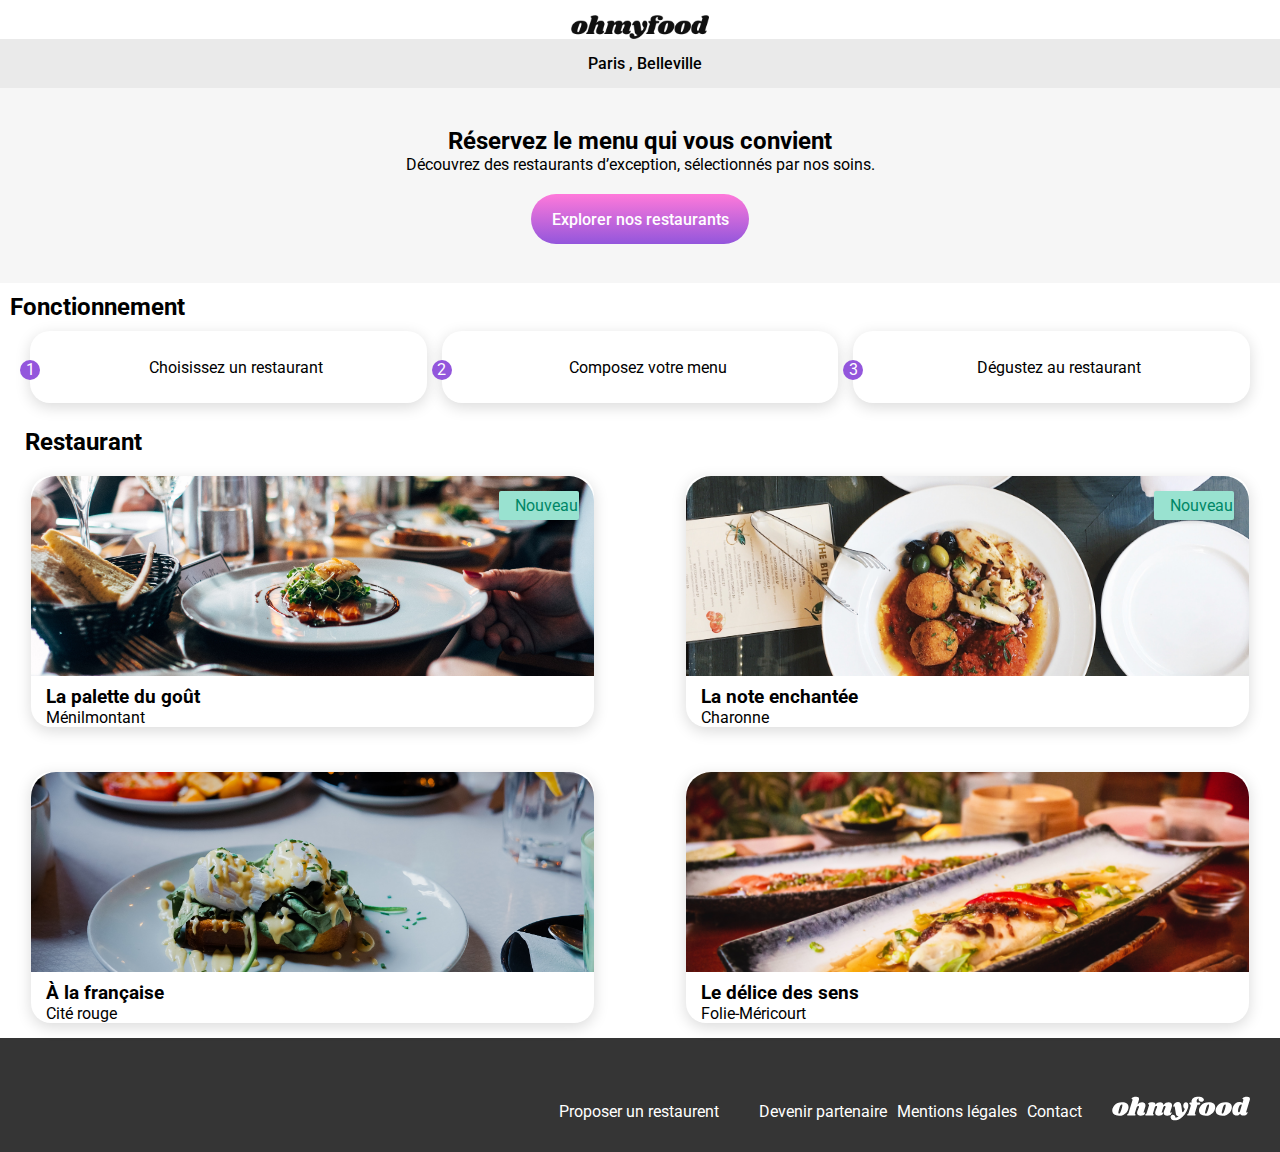
<file: Index.html>
<!DOCTYPE html>
<html lang="fr">
  <head>
    <meta charset="UTF-8" />
    <meta name="viewport" content="width=device-width, initial-scale=1.0" />
    <title>OhMyFood</title>
    <link rel="stylesheet" href="./styles/main.css" />
    <link
      rel="stylesheet"
      href="https://cdnjs.cloudflare.com/ajax/libs/font-awesome/6.2.1/css/all.min.css"
      integrity="sha512-MV7K8+y+gLIBoVD59lQIYicR65iaqukzvf/nwasF0nqhPay5w/9lJmVM2hMDcnK1OnMGCdVK+iQrJ7lzPJQd1w=="
      crossorigin="anonymous"
      referrerpolicy="no-referrer"
    />
  </head>
  <body>
    <div class="loader">
      <div class="loader-spinner"></div>
    </div>
    <header>
      <div class="title-container">
        <img
          class="logo-ohmyfood"
          src="images/logo/ohmyfood.png"
          alt="Logo OhMyFood"
        />
      </div>
      <section class="location">
        <i class="fa-solid fa-location-dot"></i>
        <p>Paris , Belleville</p>
      </section>
      <section class="discover">
        <h2>Réservez le menu qui vous convient</h2>
        <p>
          Découvrez des restaurants d’exception, sélectionnés par nos soins.
        </p>
        <button>Explorer nos restaurants</button>
      </section>
      <section class="fonctionnement">
        <h2>Fonctionnement</h2>
        <ul>
          <li>
            <span>1</span>
            <i class="fa-solid fa-mobile-screen-button"></i>
            <p>Choisissez un restaurant</p>
          </li>
          <li>
            <span>2</span>
            <i class="fa-solid fa-list"></i>
            <p>Composez votre menu</p>
          </li>
          <li>
            <span>3 </span>
            <i class="fa-solid fa-store"></i>
            <p>Dégustez au restaurant</p>
          </li>
        </ul>
      </section>
    </header>

    <main>
      <section>
        <h2 class="restaurant">Restaurant</h2>
        <div class="cards-restaurant">
          <ul class="ul-restaurant">
            <li class="liste-restaurant">
              <a href="la-palette-du-gout.html">
                <img
                  src="images/restaurants/jay-wennington-N_Y88TWmGwA-unsplash.jpg"
                  alt="La palette du gout"
                />
              </a>
              <div class="heart-container">
                <i class="fa-regular fa-heart empty-heart"></i>
                <i class="fa-solid fa-heart full-heart"></i>
              </div>
              <div>
                <h3>La palette du goût</h3>
                <p>Ménilmontant</p>
              </div>
              <div class="nouveau"><p>Nouveau</p></div>
            </li>
            <li class="liste-restaurant">
              <a href="la-note-enchentee.html">
                <img
                  src="images/restaurants/stil-u2Lp8tXIcjw-unsplash.jpg"
                  alt="La note enchantée"
                />
              </a>
              <div class="heart-container">
                <i class="fa-regular fa-heart empty-heart"></i>
                <i class="fa-solid fa-heart full-heart"></i>
              </div>
              <h3>La note enchantée</h3>
              <p>Charonne</p>
              <div class="nouveau"><p>Nouveau</p></div>
            </li>
            <li class="liste-restaurant">
              <a href="a-la-francaise.html">
                <img
                  src="images/restaurants/toa-heftiba-DQKerTsQwi0-unsplash.jpg"
                  alt="A la française"
                />
              </a>
              <div class="heart-container">
                <i class="fa-regular fa-heart empty-heart"></i>
                <i class="fa-solid fa-heart full-heart"></i>
              </div>
              <h3>À la française</h3>
              <p>Cité rouge</p>
            </li>
            <li class="liste-restaurant">
              <a href="le-delice-des-sens.html">
                <img
                  src="images/restaurants/louis-hansel-shotsoflouis-qNBGVyOCY8Q-unsplash.jpg"
                  alt="Le délice des sens"
                />
              </a>
              <div class="heart-container">
                <i class="fa-regular fa-heart empty-heart"></i>
                <i class="fa-solid fa-heart full-heart"></i>
              </div>
              <h3>Le délice des sens</h3>
              <p>Folie-Méricourt</p>
            </li>
          </ul>
        </div>
      </section>
      <footer>
        <img src="./images/logo/ohmyfood@2x.svg" alt="Logo Ohmyfood" />
        <ul class="footer">
          <li class="text-footer">
            <i class="fa-solid fa-utensils"></i>
            <p>Proposer un restaurent</p>
          </li>
          <li class="text-footer">
            <i class="fa-solid fa-handshake-angle"></i>
            <p>Devenir partenaire</p>
          </li>
          <li><p>Mentions légales</p></li>
          <li><a href="mailto:mail@gmail.com">Contact</a></li>
        </ul>
      </footer>
    </main>
  </body>
</html>
</file>
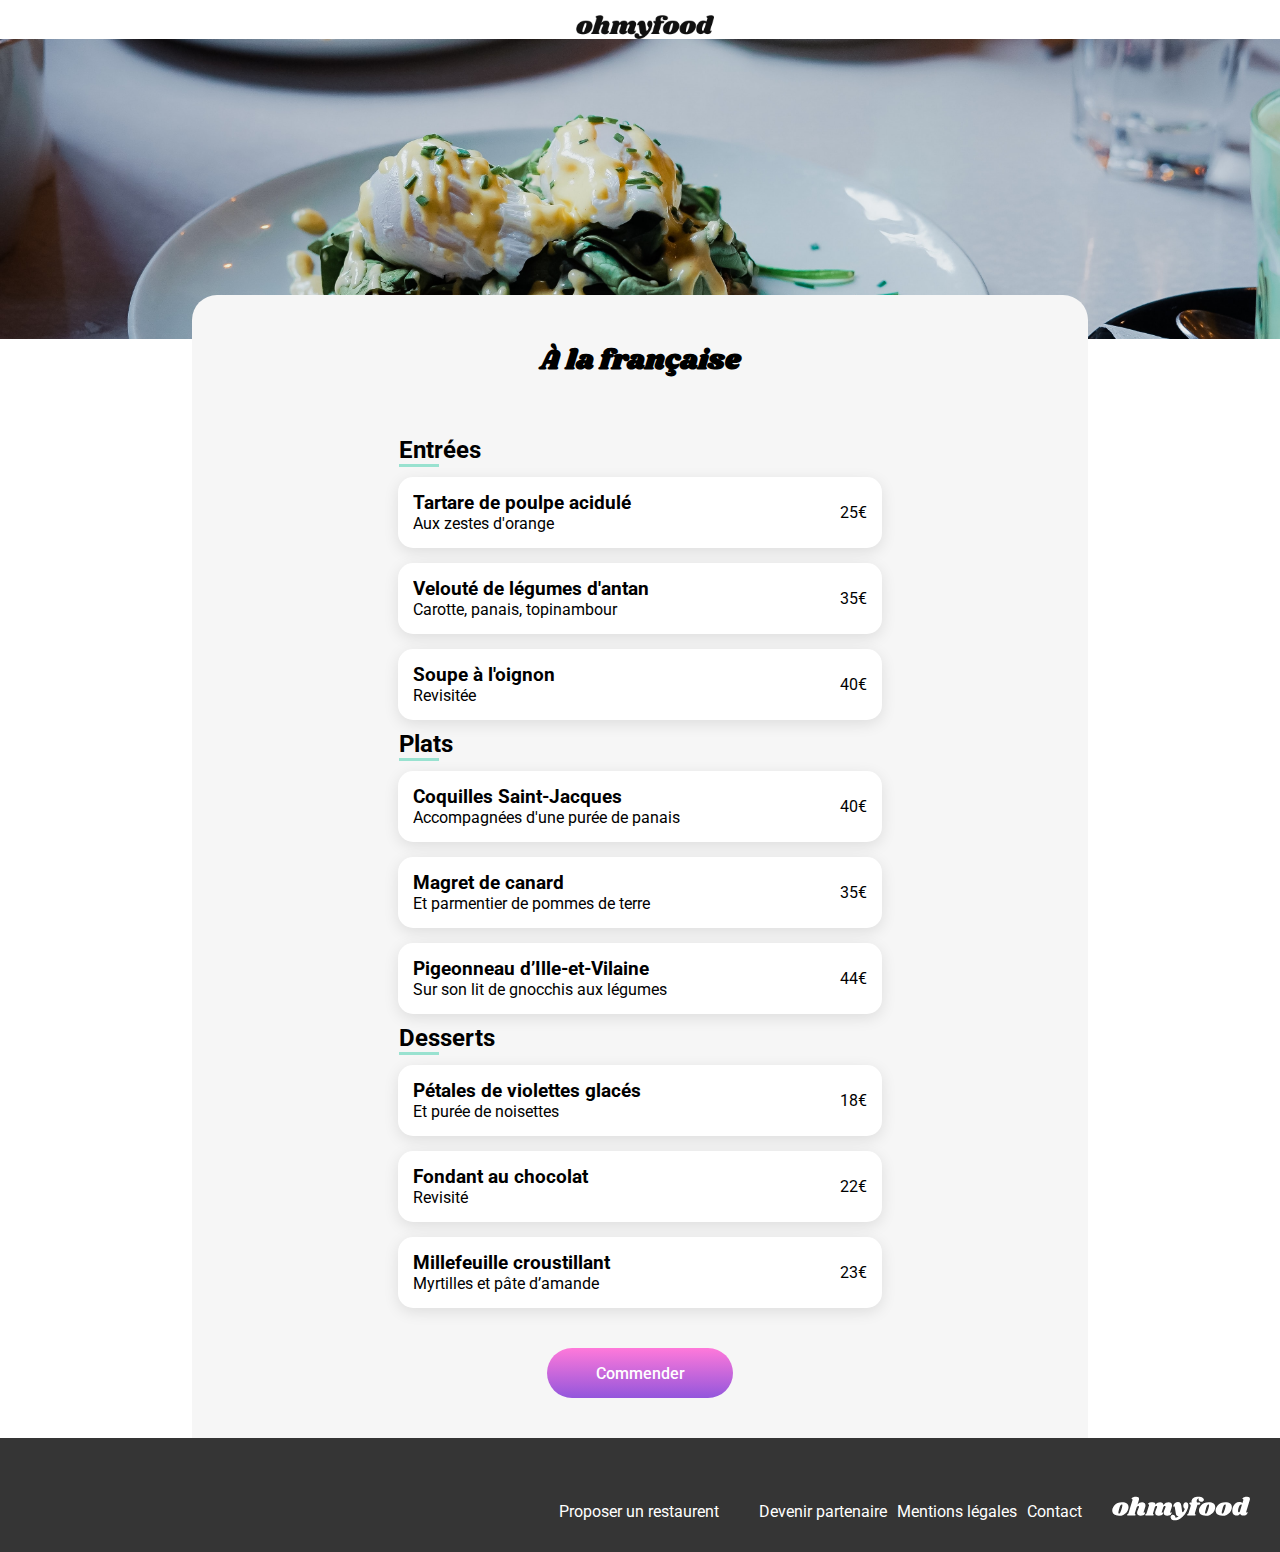
<file: a-la-francaise.html>
<!DOCTYPE html>
<html lang="fr">
  <head>
    <meta charset="UTF-8" />
    <meta name="viewport" content="width=device-width, initial-scale=1.0" />
    <title>OhMyFood</title>
    <link rel="stylesheet" href="./styles/main.css" />
    <link
      rel="stylesheet"
      href="https://cdnjs.cloudflare.com/ajax/libs/font-awesome/6.2.1/css/all.min.css"
      integrity="sha512-MV7K8+y+gLIBoVD59lQIYicR65iaqukzvf/nwasF0nqhPay5w/9lJmVM2hMDcnK1OnMGCdVK+iQrJ7lzPJQd1w=="
      crossorigin="anonymous"
      referrerpolicy="no-referrer"
    />
  </head>
  <body>
    <header>
      <div class="title-container">
        <a href="Index.html"><i class="fa-solid fa-arrow-left"></i></a>
        <img
          class="logo-ohmyfood"
          src="images/logo/ohmyfood.png"
          alt="Logo OhMyFood"
        />
      </div>
      <div class="header-img">
        <img
          class="main-img"
          src="./images/restaurants/toa-heftiba-DQKerTsQwi0-unsplash.jpg"
          alt="À la française"
        />
        <div class="restaurent-title">
          <h1 class="special-ff">À la française</h1>
          <div class="heart-restaurant">
            <i class="fa-regular fa-heart empty-heart"></i>
            <i class="fa-solid fa-heart full-heart"></i>
          </div>
        </div>
      </div>
    </header>
    <main class="main-restaurant">
      <section class="menu">
        <h2 class="dish">Entrées</h2>

        <ul class="menu-container entree">
          <li class="dish-card">
            <div class="menu-text">
              <h3>Tartare de poulpe acidulé</h3>
              <p>Aux zestes d'orange</p>
            </div>
            <p class="menu-price">25€</p>
            <div class="checkmark">
              <p><i class="fa-regular fa-circle-check"></i></p>
            </div>
          </li>
          <li class="dish-card">
            <div class="menu-text">
              <h3>Velouté de légumes d'antan</h3>
              <p>Carotte, panais, topinambour</p>
            </div>
            <p class="menu-price">35€</p>
            <div class="checkmark">
              <p><i class="fa-regular fa-circle-check"></i></p>
            </div>
          </li>

          <li class="dish-card">
            <div class="menu-text">
              <h3>Soupe à l'oignon</h3>
              <p>Revisitée</p>
            </div>
            <p class="menu-price">40€</p>
            <div class="checkmark">
              <p><i class="fa-regular fa-circle-check"></i></p>
            </div>
          </li>
        </ul>
      </section>

      <section class="menu">
        <h2 class="dish">Plats</h2>

        <ul class="menu-container plat">
          <li class="dish-card">
            <div class="menu-text">
              <h3>Coquilles Saint-Jacques</h3>
              <p>Accompagnées d'une purée de panais</p>
            </div>
            <p class="menu-price">40€</p>
            <div class="checkmark">
              <p><i class="fa-regular fa-circle-check"></i></p>
            </div>
          </li>
          <li class="dish-card">
            <div class="menu-text">
              <h3>Magret de canard</h3>
              <p>Et parmentier de pommes de terre</p>
            </div>
            <p class="menu-price">35€</p>
            <div class="checkmark">
              <p><i class="fa-regular fa-circle-check"></i></p>
            </div>
          </li>

          <li class="dish-card">
            <div class="menu-text">
              <h3>Pigeonneau d’Ille-et-Vilaine</h3>
              <p>Sur son lit de gnocchis aux légumes</p>
            </div>
            <p class="menu-price">44€</p>
            <div class="checkmark">
              <p><i class="fa-regular fa-circle-check"></i></p>
            </div>
          </li>
        </ul>
      </section>

      <section class="menu">
        <h2 class="dish">Desserts</h2>
        <ul class="menu-container dessert">
          <li class="dish-card">
            <div class="menu-text">
              <h3>Pétales de violettes glacés</h3>
              <p>Et purée de noisettes</p>
            </div>
            <p class="menu-price">18€</p>
            <div class="checkmark">
              <p><i class="fa-regular fa-circle-check"></i></p>
            </div>
          </li>
          <li class="dish-card">
            <div class="menu-text">
              <h3>Fondant au chocolat</h3>
              <p>Revisité</p>
            </div>
            <p class="menu-price">22€</p>
            <div class="checkmark">
              <p><i class="fa-regular fa-circle-check"></i></p>
            </div>
          </li>

          <li class="dish-card">
            <div class="menu-text">
              <h3>Millefeuille croustillant</h3>
              <p>Myrtilles et pâte d’amande</p>
            </div>
            <p class="menu-price">23€</p>
            <div class="checkmark">
              <p><i class="fa-regular fa-circle-check"></i></p>
            </div>
          </li>
        </ul>
      </section>
      <div class="button-container">
        <button>Commender</button>
      </div>
      <footer>
        <img src="./images/logo/ohmyfood@2x.svg" alt="Logo Ohmyfood" />
        <ul class="footer">
          <li class="text-footer">
            <i class="fa-solid fa-utensils"></i>
            <p>Proposer un restaurent</p>
          </li>
          <li class="text-footer">
            <i class="fa-solid fa-handshake-angle"></i>
            <p>Devenir partenaire</p>
          </li>
          <li><p>Mentions légales</p></li>
          <li><a href="mailto:mail@gmail.com">Contact</a></li>
        </ul>
      </footer>
    </main>
  </body>
</html>
</file>
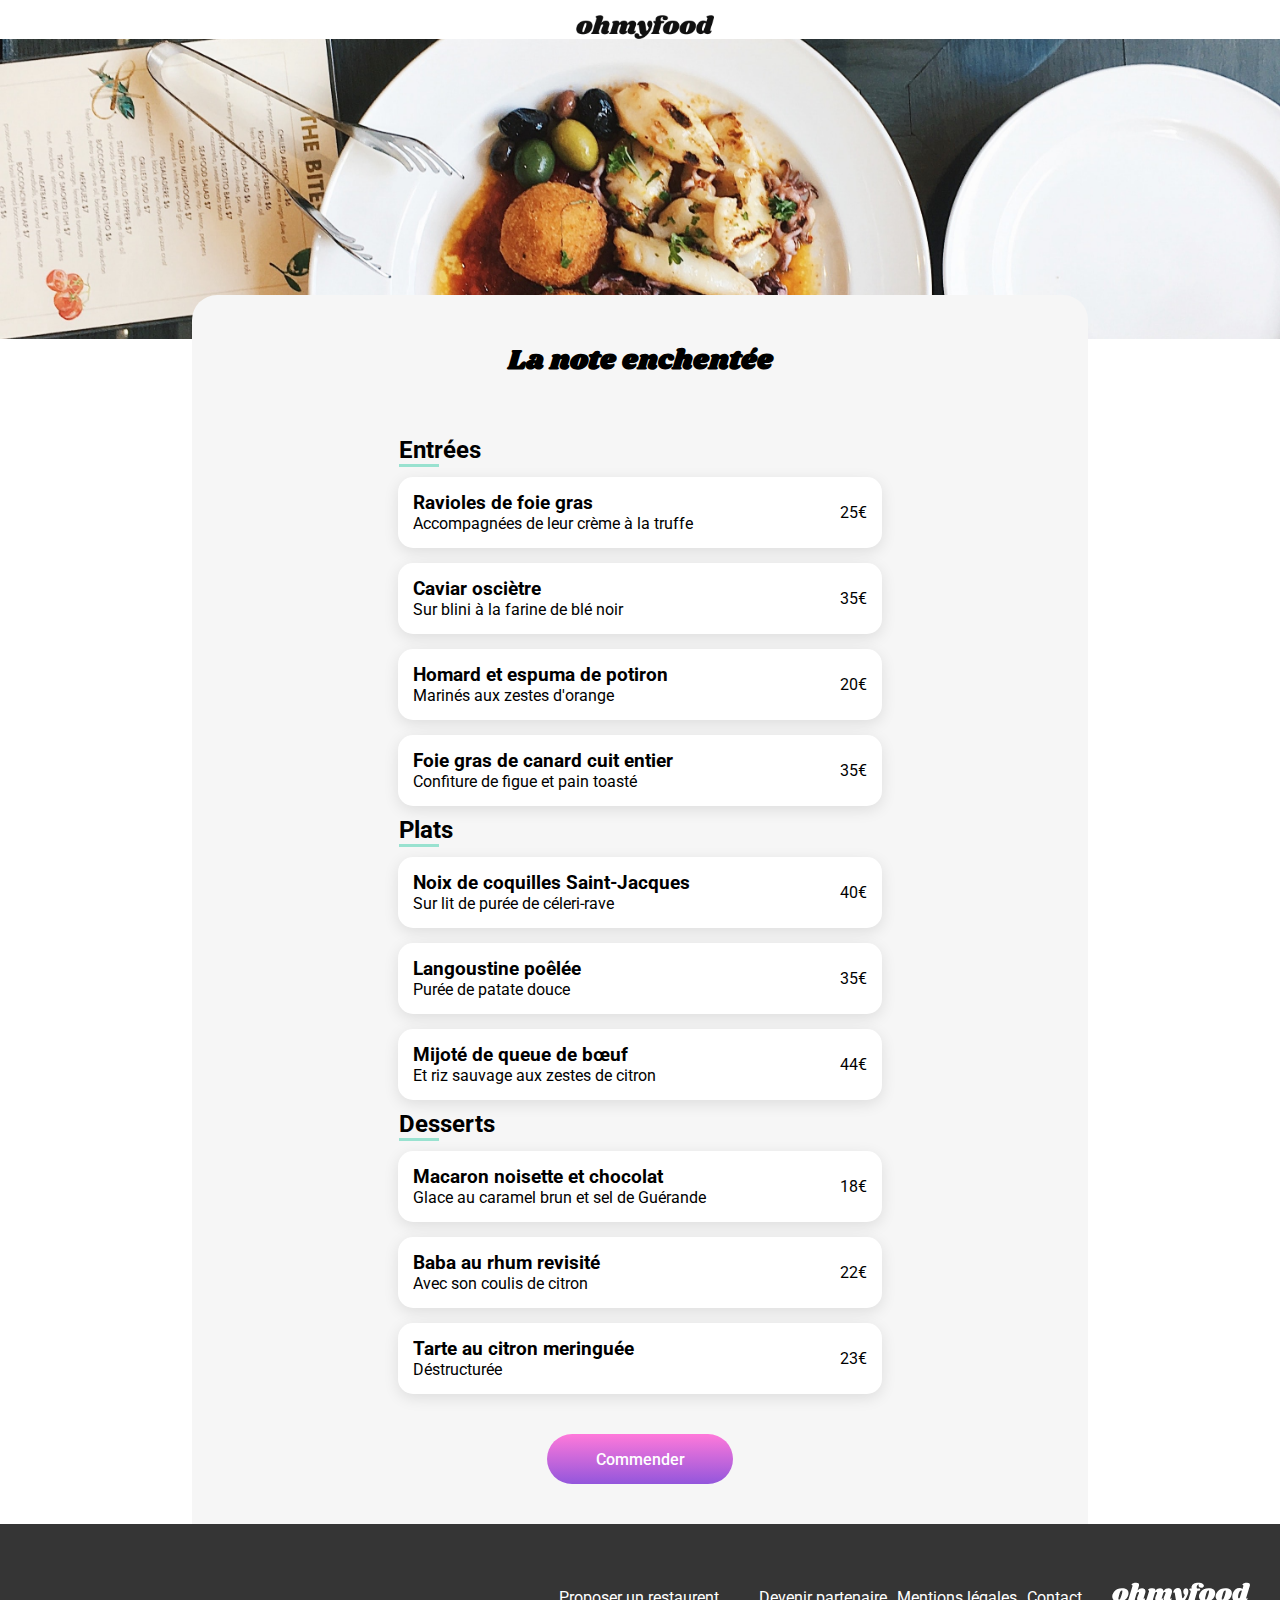
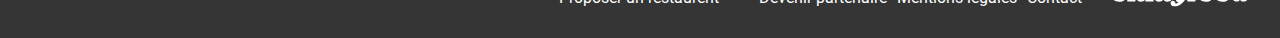
<file: la-note-enchentee.html>
<!DOCTYPE html>
<html lang="fr">
  <head>
    <meta charset="UTF-8" />
    <meta name="viewport" content="width=device-width, initial-scale=1.0" />
    <title>OhMyFood</title>
    <link rel="stylesheet" href="./styles/main.css" />
    <link
      rel="stylesheet"
      href="https://cdnjs.cloudflare.com/ajax/libs/font-awesome/6.2.1/css/all.min.css"
      integrity="sha512-MV7K8+y+gLIBoVD59lQIYicR65iaqukzvf/nwasF0nqhPay5w/9lJmVM2hMDcnK1OnMGCdVK+iQrJ7lzPJQd1w=="
      crossorigin="anonymous"
      referrerpolicy="no-referrer"
    />
  </head>
  <body>
    <header>
      <div class="title-container">
        <a href="Index.html"><i class="fa-solid fa-arrow-left"></i></a>
        <img
          class="logo-ohmyfood"
          src="images/logo/ohmyfood.png"
          alt="Logo OhMyFood"
        />
      </div>
      <div class="header-img">
        <img
          class="main-img"
          src="./images/restaurants/stil-u2Lp8tXIcjw-unsplash.jpg"
          alt="La note enchentée"
        />
        <div class="restaurent-title">
          <h1 class="special-ff">La note enchentée</h1>
          <div class="heart-restaurant">
            <i class="fa-regular fa-heart empty-heart"></i>
            <i class="fa-solid fa-heart full-heart"></i>
          </div>
        </div>
      </div>
    </header>
    <main class="main-restaurant">
      <section class="menu">
        <h2 class="dish">Entrées</h2>

        <ul class="menu-container entree">
          <li class="dish-card">
            <div class="menu-text">
              <h3>Ravioles de foie gras</h3>
              <p>Accompagnées de leur crème à la truffe</p>
            </div>
            <p class="menu-price">25€</p>
            <div class="checkmark">
              <p><i class="fa-regular fa-circle-check"></i></p>
            </div>
          </li>
          <li class="dish-card">
            <div class="menu-text">
              <h3>Caviar osciètre</h3>
              <p>Sur blini à la farine de blé noir</p>
            </div>
            <p class="menu-price">35€</p>
            <div class="checkmark">
              <p><i class="fa-regular fa-circle-check"></i></p>
            </div>
          </li>

          <li class="dish-card">
            <div class="menu-text">
              <h3>Homard et espuma de potiron</h3>
              <p>Marinés aux zestes d'orange</p>
            </div>
            <p class="menu-price">20€</p>
            <div class="checkmark">
              <p><i class="fa-regular fa-circle-check"></i></p>
            </div>
          </li>

          <li class="dish-card">
            <div class="menu-text">
              <h3>Foie gras de canard cuit entier</h3>
              <p>Confiture de figue et pain toasté</p>
            </div>
            <p class="menu-price">35€</p>
            <div class="checkmark">
              <p><i class="fa-regular fa-circle-check"></i></p>
            </div>
          </li>
        </ul>
      </section>

      <section class="menu">
        <h2 class="dish">Plats</h2>

        <ul class="menu-container plat">
          <li class="dish-card">
            <div class="menu-text">
              <h3>Noix de coquilles Saint-Jacques</h3>
              <p>Sur lit de purée de céleri-rave</p>
            </div>
            <p class="menu-price">40€</p>
            <div class="checkmark">
              <p><i class="fa-regular fa-circle-check"></i></p>
            </div>
          </li>
          <li class="dish-card">
            <div class="menu-text">
              <h3>Langoustine poêlée</h3>
              <p>Purée de patate douce</p>
            </div>
            <p class="menu-price">35€</p>
            <div class="checkmark">
              <p><i class="fa-regular fa-circle-check"></i></p>
            </div>
          </li>

          <li class="dish-card">
            <div class="menu-text">
              <h3>Mijoté de queue de bœuf</h3>
              <p>Et riz sauvage aux zestes de citron</p>
            </div>
            <p class="menu-price">44€</p>
            <div class="checkmark">
              <p><i class="fa-regular fa-circle-check"></i></p>
            </div>
          </li>
        </ul>
      </section>

      <section class="menu">
        <h2 class="dish">Desserts</h2>
        <ul class="menu-container dessert">
          <li class="dish-card">
            <div class="menu-text">
              <h3>Macaron noisette et chocolat</h3>
              <p>Glace au caramel brun et sel de Guérande</p>
            </div>
            <p class="menu-price">18€</p>
            <div class="checkmark">
              <p><i class="fa-regular fa-circle-check"></i></p>
            </div>
          </li>
          <li class="dish-card">
            <div class="menu-text">
              <h3>Baba au rhum revisité</h3>
              <p>Avec son coulis de citron</p>
            </div>
            <p class="menu-price">22€</p>
            <div class="checkmark">
              <p><i class="fa-regular fa-circle-check"></i></p>
            </div>
          </li>

          <li class="dish-card">
            <div class="menu-text">
              <h3>Tarte au citron meringuée</h3>
              <p>Déstructurée</p>
            </div>
            <p class="menu-price">23€</p>
            <div class="checkmark">
              <p><i class="fa-regular fa-circle-check"></i></p>
            </div>
          </li>
        </ul>
      </section>
      <div class="button-container">
        <button>Commender</button>
      </div>
      <footer>
        <img src="./images/logo/ohmyfood@2x.svg" alt="Logo Ohmyfood" />
        <ul class="footer">
          <li class="text-footer">
            <i class="fa-solid fa-utensils"></i>
            <p>Proposer un restaurent</p>
          </li>
          <li class="text-footer">
            <i class="fa-solid fa-handshake-angle"></i>
            <p>Devenir partenaire</p>
          </li>
          <li><p>Mentions légales</p></li>
          <li><a href="mailto:mail@gmail.com">Contact</a></li>
        </ul>
      </footer>
    </main>
  </body>
</html>
</file>
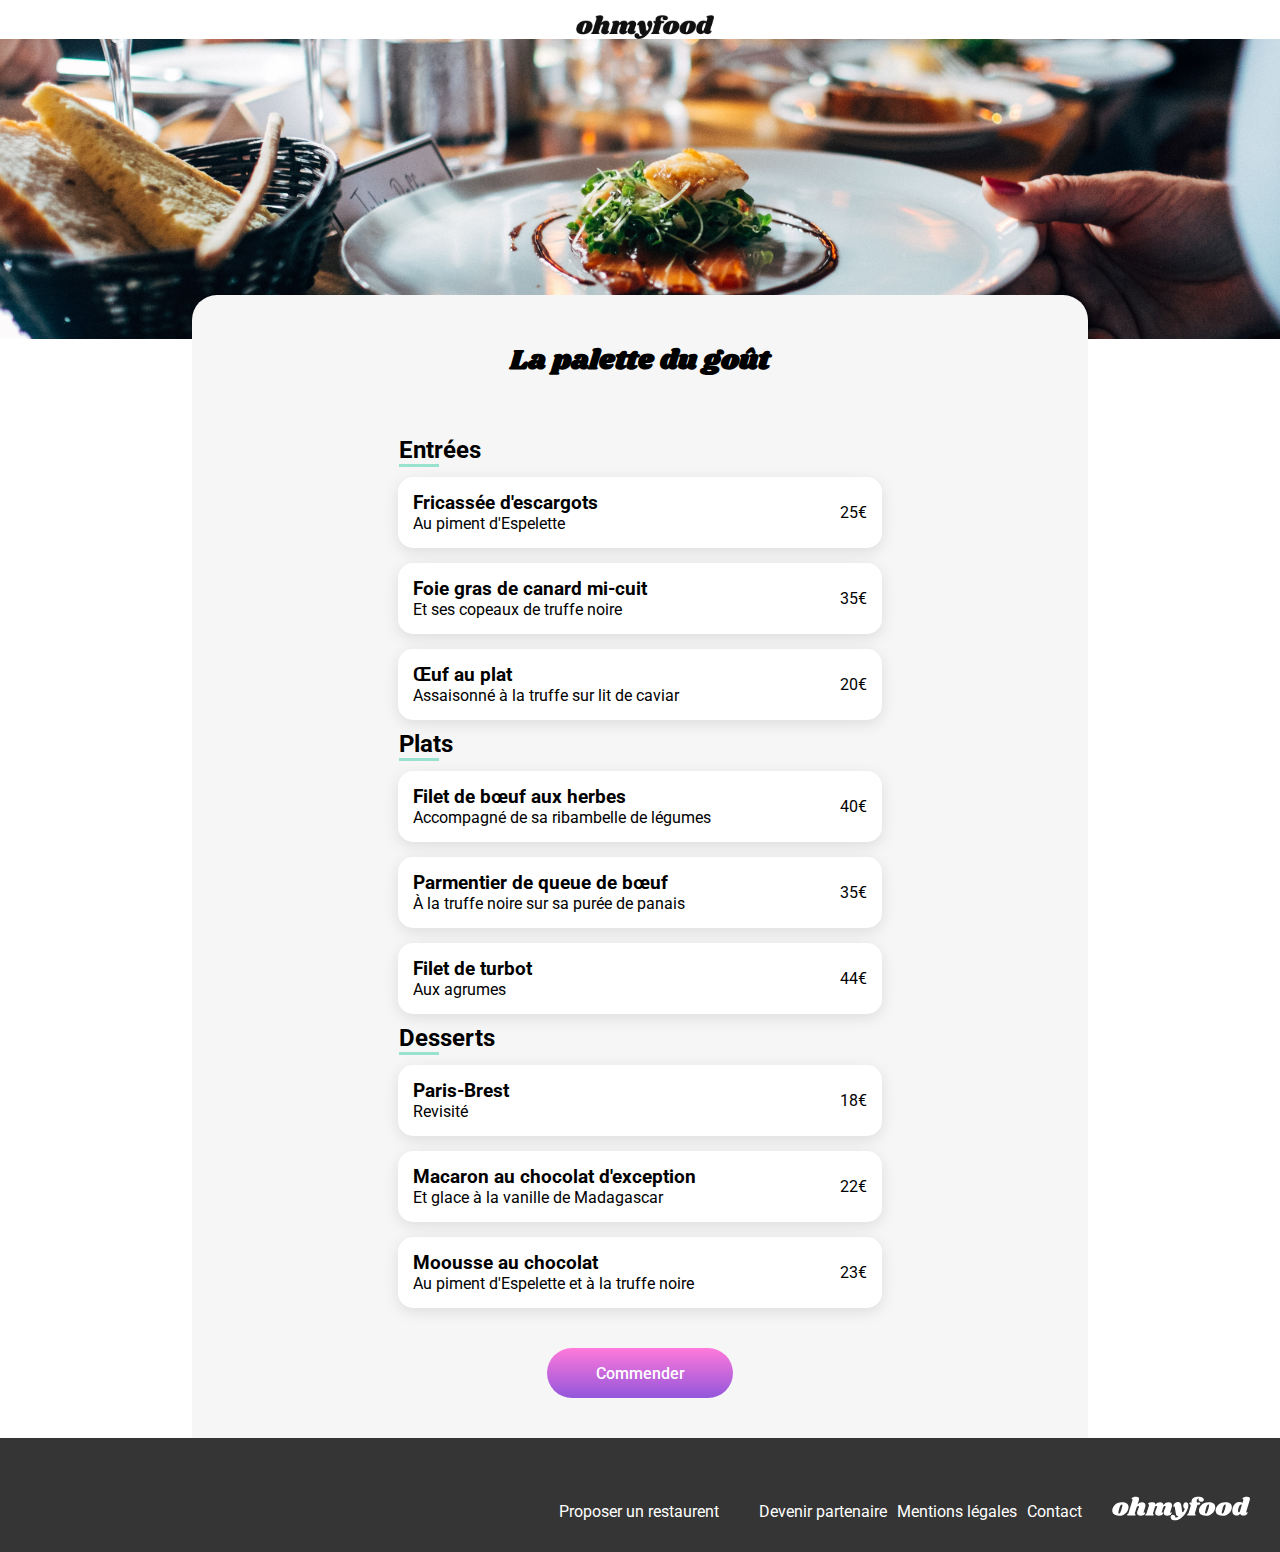
<file: la-palette-du-gout.html>
<!DOCTYPE html>
<html lang="fr">
  <head>
    <meta charset="UTF-8" />
    <meta name="viewport" content="width=device-width, initial-scale=1.0" />
    <title>OhMyFood</title>
    <link rel="stylesheet" href="./styles/main.css" />
    <link
      rel="stylesheet"
      href="https://cdnjs.cloudflare.com/ajax/libs/font-awesome/6.2.1/css/all.min.css"
      integrity="sha512-MV7K8+y+gLIBoVD59lQIYicR65iaqukzvf/nwasF0nqhPay5w/9lJmVM2hMDcnK1OnMGCdVK+iQrJ7lzPJQd1w=="
      crossorigin="anonymous"
      referrerpolicy="no-referrer"
    />
  </head>
  <body>
    <header>
      <div class="title-container">
        <a href="Index.html"><i class="fa-solid fa-arrow-left"></i></a>
        <img
          class="logo-ohmyfood"
          src="images/logo/ohmyfood.png"
          alt="Logo OhMyFood"
        />
      </div>
      <div class="header-img">
        <img
          class="main-img"
          src="./images/restaurants/jay-wennington-N_Y88TWmGwA-unsplash.jpg"
          alt="La palette du gout"
        />
        <div class="restaurent-title">
          <h1 class="special-ff">La palette du goût</h1>
          <div class="heart-restaurant">
            <i class="fa-regular fa-heart empty-heart"></i>
            <i class="fa-solid fa-heart full-heart"></i>
          </div>
        </div>
      </div>
    </header>
    <main class="main-restaurant">
      <section class="menu">
        <h2 class="dish">Entrées</h2>

        <ul class="menu-container entree">
          <li class="dish-card">
            <div class="menu-text">
              <h3>Fricassée d'escargots</h3>
              <p>Au piment d'Espelette</p>
            </div>
            <p class="menu-price">25€</p>
            <div class="checkmark">
              <p><i class="fa-regular fa-circle-check"></i></p>
            </div>
          </li>
          <li class="dish-card">
            <div class="menu-text">
              <h3>Foie gras de canard mi-cuit</h3>
              <p>Et ses copeaux de truffe noire</p>
            </div>
            <p class="menu-price">35€</p>
            <div class="checkmark">
              <p><i class="fa-regular fa-circle-check"></i></p>
            </div>
          </li>

          <li class="dish-card">
            <div class="menu-text">
              <h3>Œuf au plat</h3>
              <p>Assaisonné à la truffe sur lit de caviar</p>
            </div>
            <p class="menu-price">20€</p>
            <div class="checkmark">
              <p><i class="fa-regular fa-circle-check"></i></p>
            </div>
          </li>
        </ul>
      </section>

      <section class="menu">
        <h2 class="dish">Plats</h2>

        <ul class="menu-container plat">
          <li class="dish-card">
            <div class="menu-text">
              <h3>Filet de bœuf aux herbes</h3>
              <p>Accompagné de sa ribambelle de légumes</p>
            </div>
            <p class="menu-price">40€</p>
            <div class="checkmark">
              <p><i class="fa-regular fa-circle-check"></i></p>
            </div>
          </li>
          <li class="dish-card">
            <div class="menu-text">
              <h3>Parmentier de queue de bœuf</h3>
              <p>À la truffe noire sur sa purée de panais</p>
            </div>
            <p class="menu-price">35€</p>
            <div class="checkmark">
              <p><i class="fa-regular fa-circle-check"></i></p>
            </div>
          </li>

          <li class="dish-card">
            <div class="menu-text">
              <h3>Filet de turbot</h3>
              <p>Aux agrumes</p>
            </div>
            <p class="menu-price">44€</p>
            <div class="checkmark">
              <p><i class="fa-regular fa-circle-check"></i></p>
            </div>
          </li>
        </ul>
      </section>

      <section class="menu">
        <h2 class="dish">Desserts</h2>
        <ul class="menu-container dessert">
          <li class="dish-card">
            <div class="menu-text">
              <h3>Paris-Brest</h3>
              <p>Revisité</p>
            </div>
            <p class="menu-price">18€</p>
            <div class="checkmark">
              <p><i class="fa-regular fa-circle-check"></i></p>
            </div>
          </li>
          <li class="dish-card">
            <div class="menu-text">
              <h3>Macaron au chocolat d'exception</h3>
              <p>Et glace à la vanille de Madagascar</p>
            </div>
            <p class="menu-price">22€</p>
            <div class="checkmark">
              <p><i class="fa-regular fa-circle-check"></i></p>
            </div>
          </li>

          <li class="dish-card">
            <div class="menu-text">
              <h3>Moousse au chocolat</h3>
              <p>Au piment d'Espelette et à la truffe noire</p>
            </div>
            <p class="menu-price">23€</p>
            <div class="checkmark">
              <p><i class="fa-regular fa-circle-check"></i></p>
            </div>
          </li>
        </ul>
      </section>
      <div class="button-container">
        <button>Commender</button>
      </div>
      <footer>
        <img src="./images/logo/ohmyfood@2x.svg" alt="Logo Ohmyfood" />
        <ul class="footer">
          <li class="text-footer">
            <i class="fa-solid fa-utensils"></i>
            <p>Proposer un restaurent</p>
          </li>
          <li class="text-footer">
            <i class="fa-solid fa-handshake-angle"></i>
            <p>Devenir partenaire</p>
          </li>
          <li><p>Mentions légales</p></li>
          <li><a href="mailto:mail@gmail.com">Contact</a></li>
        </ul>
      </footer>
    </main>
  </body>
</html>
</file>
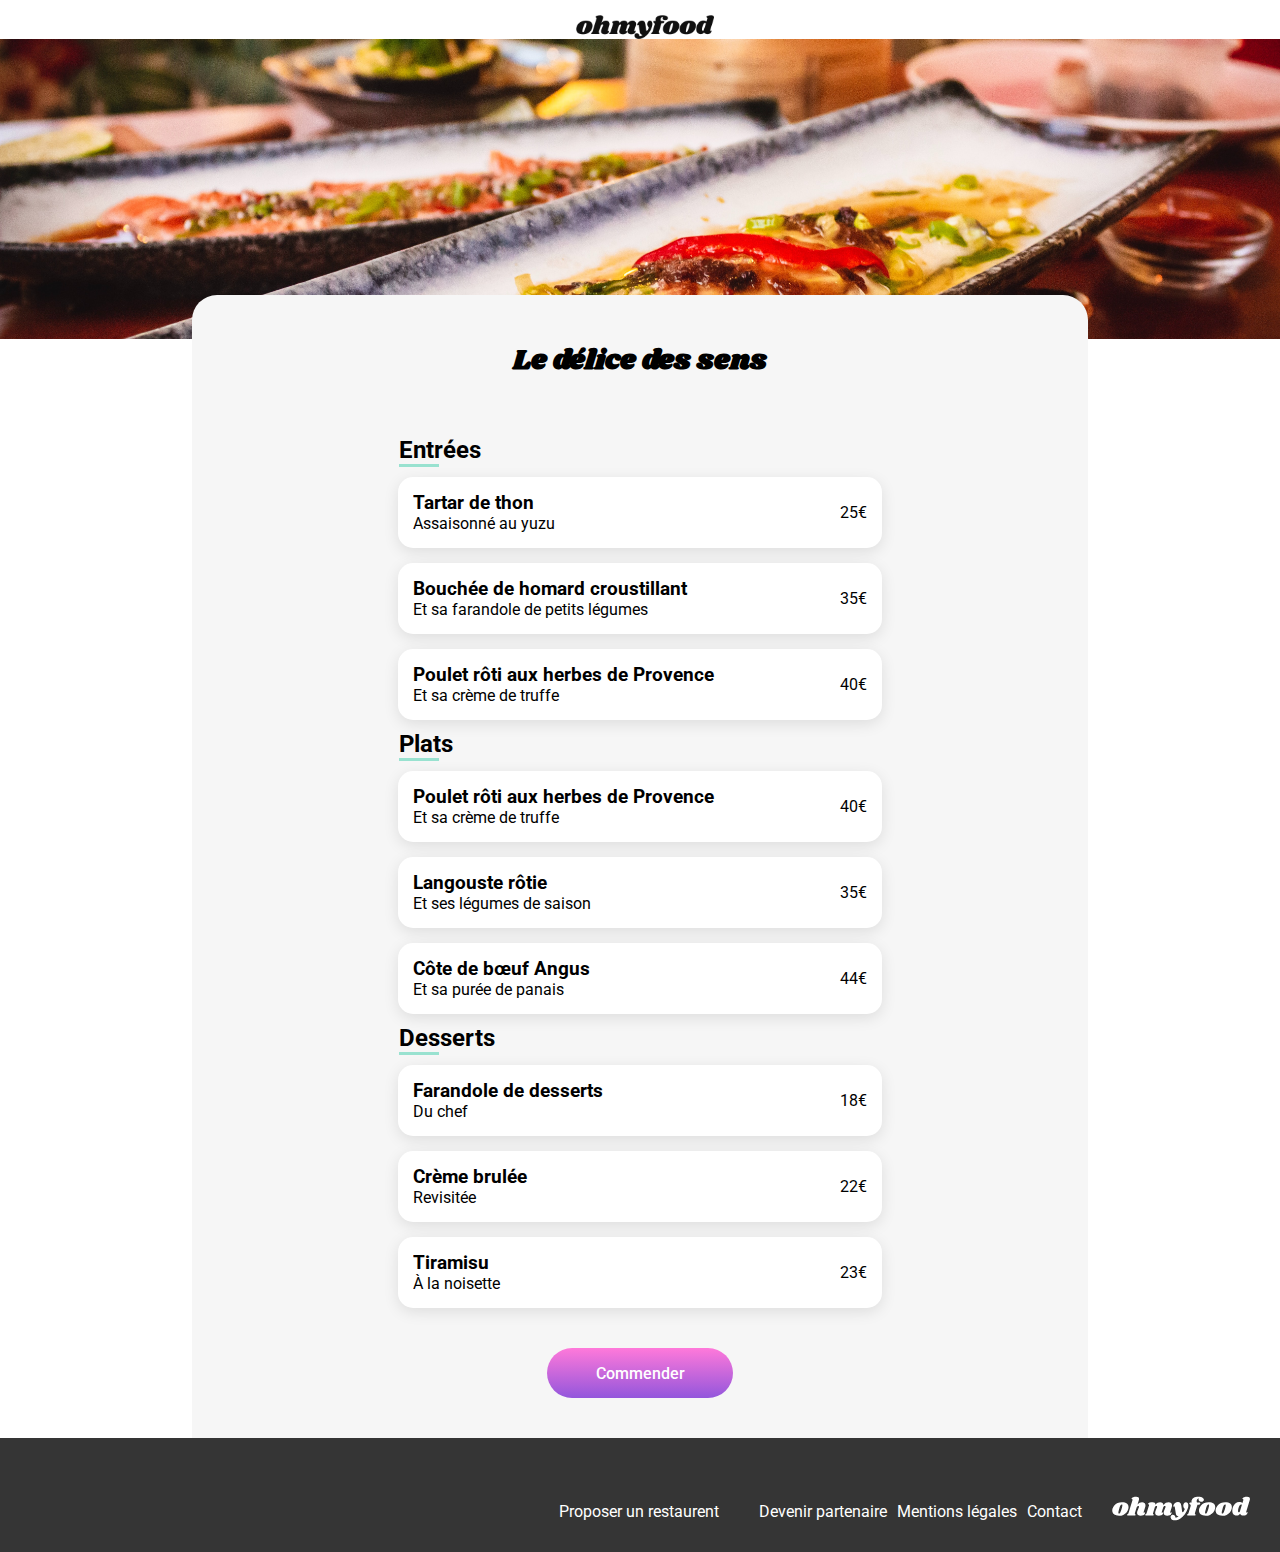
<file: le-delice-des-sens.html>
<!DOCTYPE html>
<html lang="fr">
  <head>
    <meta charset="UTF-8" />
    <meta name="viewport" content="width=device-width, initial-scale=1.0" />
    <title>OhMyFood</title>
    <link rel="stylesheet" href="./styles/main.css" />
    <link
      rel="stylesheet"
      href="https://cdnjs.cloudflare.com/ajax/libs/font-awesome/6.2.1/css/all.min.css"
      integrity="sha512-MV7K8+y+gLIBoVD59lQIYicR65iaqukzvf/nwasF0nqhPay5w/9lJmVM2hMDcnK1OnMGCdVK+iQrJ7lzPJQd1w=="
      crossorigin="anonymous"
      referrerpolicy="no-referrer"
    />
  </head>
  <body>
    <header>
      <div class="title-container">
        <a href="Index.html"><i class="fa-solid fa-arrow-left"></i></a>
        <img
          class="logo-ohmyfood"
          src="images/logo/ohmyfood.png"
          alt="Logo OhMyFood"
        />
      </div>
      <div class="header-img">
        <img
          class="main-img"
          src="./images/restaurants/louis-hansel-shotsoflouis-qNBGVyOCY8Q-unsplash.jpg"
          alt="Le délice des sens"
        />
        <div class="restaurent-title">
          <h1 class="special-ff">Le délice des sens</h1>
          <div class="heart-restaurant">
            <i class="fa-regular fa-heart empty-heart"></i>
            <i class="fa-solid fa-heart full-heart"></i>
          </div>
        </div>
      </div>
    </header>
    <main class="main-restaurant">
      <section class="menu">
        <h2 class="dish">Entrées</h2>

        <ul class="menu-container entree">
          <li class="dish-card">
            <div class="menu-text">
              <h3>Tartar de thon</h3>
              <p>Assaisonné au yuzu</p>
            </div>
            <p class="menu-price">25€</p>
            <div class="checkmark">
              <p><i class="fa-regular fa-circle-check"></i></p>
            </div>
          </li>
          <li class="dish-card">
            <div class="menu-text">
              <h3>Bouchée de homard croustillant</h3>
              <p>Et sa farandole de petits légumes</p>
            </div>
            <p class="menu-price">35€</p>
            <div class="checkmark">
              <p><i class="fa-regular fa-circle-check"></i></p>
            </div>
          </li>

          <li class="dish-card">
            <div class="menu-text">
              <h3>Poulet rôti aux herbes de Provence</h3>
              <p>Et sa crème de truffe</p>
            </div>
            <p class="menu-price">40€</p>
            <div class="checkmark">
              <p><i class="fa-regular fa-circle-check"></i></p>
            </div>
          </li>
        </ul>
      </section>

      <section class="menu">
        <h2 class="dish">Plats</h2>

        <ul class="menu-container plat">
          <li class="dish-card">
            <div class="menu-text">
              <h3>Poulet rôti aux herbes de Provence</h3>
              <p>Et sa crème de truffe</p>
            </div>
            <p class="menu-price">40€</p>
            <div class="checkmark">
              <p><i class="fa-regular fa-circle-check"></i></p>
            </div>
          </li>
          <li class="dish-card">
            <div class="menu-text">
              <h3>Langouste rôtie</h3>
              <p>Et ses légumes de saison</p>
            </div>
            <p class="menu-price">35€</p>
            <div class="checkmark">
              <p><i class="fa-regular fa-circle-check"></i></p>
            </div>
          </li>

          <li class="dish-card">
            <div class="menu-text">
              <h3>Côte de bœuf Angus</h3>
              <p>Et sa purée de panais</p>
            </div>
            <p class="menu-price">44€</p>
            <div class="checkmark">
              <p><i class="fa-regular fa-circle-check"></i></p>
            </div>
          </li>
        </ul>
      </section>

      <section class="menu">
        <h2 class="dish">Desserts</h2>
        <ul class="menu-container dessert">
          <li class="dish-card">
            <div class="menu-text">
              <h3>Farandole de desserts</h3>
              <p>Du chef</p>
            </div>
            <p class="menu-price">18€</p>
            <div class="checkmark">
              <p><i class="fa-regular fa-circle-check"></i></p>
            </div>
          </li>
          <li class="dish-card">
            <div class="menu-text">
              <h3>Crème brulée</h3>
              <p>Revisitée</p>
            </div>
            <p class="menu-price">22€</p>
            <div class="checkmark">
              <p><i class="fa-regular fa-circle-check"></i></p>
            </div>
          </li>

          <li class="dish-card">
            <div class="menu-text">
              <h3>Tiramisu</h3>
              <p>À la noisette</p>
            </div>
            <p class="menu-price">23€</p>
            <div class="checkmark">
              <p><i class="fa-regular fa-circle-check"></i></p>
            </div>
          </li>
        </ul>
      </section>
      <div class="button-container">
        <button>Commender</button>
      </div>
      <footer>
        <img src="./images/logo/ohmyfood@2x.svg" alt="Logo Ohmyfood" />
        <ul class="footer">
          <li class="text-footer">
            <i class="fa-solid fa-utensils"></i>
            <p>Proposer un restaurent</p>
          </li>
          <li class="text-footer">
            <i class="fa-solid fa-handshake-angle"></i>
            <p>Devenir partenaire</p>
          </li>
          <li><p>Mentions légales</p></li>
          <li><a href="mailto:mail@gmail.com">Contact</a></li>
        </ul>
      </footer>
    </main>
  </body>
</html>
</file>
<file: styles/main.css>
@import url("https://fonts.googleapis.com/css2?family=Roboto:wght@400;500;700&family=Shrikhand&display=swap");
* {
  padding: 0;
  margin: 0;
  box-sizing: border-box;
}

a {
  color: black;
  text-decoration: none;
}

li {
  list-style: none;
}

* {
  font-family: "Roboto", sans-serif;
}

.special-ff {
  font-family: "Shrikhand", sans-serif;
}

main section {
  display: flex;
  flex-direction: column;
}
main section h2 {
  margin: 10px;
  align-self: flex-start;
  padding-left: 15px;
  display: flex;
  flex-direction: column;
}
main section .dish::after {
  content: " ";
  height: 3px;
  width: 40px;
  background-color: #99e2d0;
}
main section .liste-restaurant {
  position: relative;
  display: flex;
  flex-direction: column;
  height: 251px;
  width: 90%;
  border-radius: 20px;
  box-shadow: 0px 4px 15px 0px rgba(0, 0, 0, 0.15);
  margin-bottom: 15px;
  padding-bottom: 50px;
}
main section .liste-restaurant img {
  border-radius: 25px 25px 0px 0px;
  height: 95%;
  width: 100%;
  -o-object-fit: cover;
     object-fit: cover;
}
main section .liste-restaurant span {
  display: grid;
  grid-template-columns: 1fr;
}

.cards-restaurant ul {
  display: flex;
  flex-direction: column;
  align-items: center;
  margin-top: 10px;
}
.cards-restaurant h3,
.cards-restaurant p {
  padding-left: 15px;
}

.discover {
  display: flex;
  flex-direction: column;
  justify-content: center;
  align-items: center;
  width: 100%;
  padding: 39px 50px;
  text-align: center;
  background-color: #f6f6f6;
}
.discover button {
  margin-top: 20px;
  border-radius: 25px;
  padding: 10px;
  border: 0px;
  font-size: 16px;
  font-weight: 500;
  color: white;
  width: 218px;
  height: 50px;
  background: linear-gradient(#ff79da, #9356dc);
}

.fonctionnement {
  display: flex;
  flex-direction: column;
}
.fonctionnement h2 {
  margin: 10px;
}
.fonctionnement ul {
  display: flex;
  flex-direction: column;
  justify-content: center;
  align-items: center;
}
.fonctionnement ul li {
  display: flex;
  list-style: none;
  justify-content: center;
  align-items: center;
  border-radius: 20px;
  box-shadow: 0px 4px 15px 0px rgba(0, 0, 0, 0.15);
  padding: 10px;
  width: 80%;
  margin-bottom: 15px;
  text-align: center;
  height: 72px;
  position: relative;
}
.fonctionnement ul li span {
  position: absolute;
  top: 40%;
  left: -10px;
  height: 20px;
  width: 20px;
  border-radius: 100%;
  background-color: #9356DC;
  color: white;
  display: flex;
  justify-content: center;
  align-items: center;
}
.fonctionnement ul li .fa-solid {
  padding-right: 15px;
}

.main-img {
  width: 100%;
  height: 100%;
}

main section a {
  position: relative;
  height: 90%;
}

.nouveau {
  position: absolute;
  right: 15px;
  top: 15px;
  display: flex;
  justify-content: center;
  align-items: center;
  border-radius: 2px;
  height: 29px;
  width: 80px;
  box-shadow: 0px 2px 4px 0px rgba(0, 0, 0, 0.15);
  color: #008766;
  background-color: #99e2d0;
}

.heart-container {
  position: absolute;
  bottom: 15%;
  right: 20px;
  font-size: 22px;
}

.heart-restaurant {
  position: absolute;
  top: 30%;
  right: 20px;
  font-size: 22px;
}

.heart-container .full-heart,
.heart-restaurant .full-heart {
  display: none;
  background: linear-gradient(#ff79da, #9356dc);
  background-clip: text;
  -webkit-background-clip: text;
  -moz-background-clip: text;
  -webkit-text-fill-color: transparent;
  -moz-text-fill-color: transparent;
}

.heart-container:hover .empty-heart,
.heart-restaurant:hover .empty-heart {
  display: none;
}

.heart-container:hover .full-heart,
.heart-restaurant:hover .full-heart {
  display: inline-block;
  animation: full 0.5s;
}

@keyframes full {
  from {
    opacity: 0.2;
  }
  to {
    opacity: 1;
  }
}
.main-restaurant {
  border-radius: 15px;
}

footer {
  background-color: #353535;
  color: white;
  padding: 22px 25px;
}
footer img {
  filter: contrast(0);
  filter: brightness(100);
  width: 33%;
  margin-bottom: 16px;
}
footer .text-footer {
  display: flex;
  flex-direction: row;
  gap: 10px;
}
footer a {
  color: white;
}
footer .fa-solid {
  width: 20px;
  height: 20px;
}

.footer {
  display: flex;
  flex-direction: column;
  gap: 10px;
}

.title-container {
  display: flex;
  justify-content: center;
  align-items: center;
  height: 1.5em;
  width: 100vw;
  margin-top: 15px;
}
.title-container .fa-arrow-left {
  display: flex;
  align-items: center;
  font-size: 1.5em;
  margin-left: 10px;
}
.title-container img {
  -o-object-fit: contain;
     object-fit: contain;
  height: 100%;
  width: 100%;
}

.special-ff {
  display: flex;
  justify-content: center;
  font-size: 28px;
}

.restaurent-title {
  display: flex;
  flex-direction: row;
  align-items: center;
  justify-content: center;
  width: 100%;
  padding: 15px;
  padding-top: 30px;
  background: #f6f6f6;
  border-radius: 25px 25px 0px 0px;
  margin: auto;
  margin-top: -48px;
  z-index: 10;
  position: relative;
}

.restaurant-heart {
  position: absolute;
  right: 10%;
  top: 1%;
}

.menu {
  background: #f6f6f6;
}

.menu-container {
  display: flex;
  flex-direction: column;
  align-items: center;
  gap: 15px;
}

.button-container {
  display: flex;
  justify-content: center;
  padding: 40px 0px;
  background: #f6f6f6;
}
.button-container button {
  background: linear-gradient(#ff79da, #9356dc);
  border: 0px;
  border-radius: 25px;
  color: white;
  font-size: 16px;
  font-weight: 500;
  height: 50px;
  width: 186px;
}

.checkmark {
  position: absolute;
  right: 0px;
  width: 0px;
  height: 100%;
  background-color: #99e2d0;
  color: white;
  display: flex;
  justify-content: center;
  transition: all 0.5s;
  align-items: center;
  font-size: 0;
  border-radius: 0px 15px 15px 0px;
}

.dish-card:hover .checkmark {
  animation-name: checkbox;
  width: 80px;
  font-size: 30px;
}

.menu-price {
  transition: all 0.5s;
}

.dish-card:hover .menu-price {
  transform: translateX(-80px);
}

.dish-card {
  width: 80%;
  transition: all 0, 5s;
  text-overflow: ellipsis;
  white-space: nowrap;
  overflow: hidden;
}

.dish-card {
  display: flex;
  flex-direction: row;
  align-items: center;
  justify-content: space-between;
  border-radius: 15px;
  padding: 15px;
  background-color: white;
  box-shadow: 0px 4.0114941597px 15.0431032181px 0px rgba(0, 0, 0, 0.1);
  width: 90%;
  position: relative;
}

.menu-text {
  display: flex;
  flex-direction: column;
  width: 90%;
  transition: all 0.5s;
}

.dish-card:hover .menu-text {
  width: 55%;
}

.menu-text p {
  text-overflow: ellipsis;
  white-space: nowrap;
  overflow: hidden;
}
.menu-text h3 {
  text-overflow: ellipsis;
  white-space: nowrap;
  overflow: hidden;
}

@keyframes checkbox {
  from {
    visibility: hidden;
  }
  to {
    visibility: visible;
  }
}
@keyframes menu {
  from {
    transform: translateX(-100px);
  }
  to {
    transform: translateX(0px);
  }
}
.entree .dish-card {
  animation: menu 0.5s ease-in-out;
}

.plat .dish-card {
  animation: menu 1s ease-in-out;
}

.dessert .dish-card {
  animation: menu 1.5s ease-in-out;
}

.loader {
  position: fixed;
  top: 0;
  left: 0;
  width: 100%;
  height: 100%;
  background-color: white;
  z-index: 2;
  visibility: hidden;
  animation: loader 3s;
}

.loader-spinner {
  position: absolute;
  top: 50%;
  left: 40vw;
  border: 16px solid #99e2d0;
  border-top: 16px solid #008766;
  border-radius: 50%;
  width: 20vw;
  height: 20vw;
  animation: spin 3s forwards;
  opacity: 0.8;
  z-index: 3;
}

@keyframes loader {
  from {
    visibility: visible;
  }
  to {
    visibility: hidden;
  }
}
@keyframes spin {
  0% {
    transform: rotate(0deg);
    visibility: visible;
  }
  100% {
    transform: rotate(360deg);
    visibility: hidden;
  }
}
@media (min-width: 767px) {
  .cards-restaurant ul {
    display: grid;
    justify-items: center;
    gap: 30px;
    grid-template-columns: 1fr 1fr;
    grid-template-rows: 1fr 1fr;
  }
  .cards-restaurant ul a {
    height: 210px;
  }
  .fonctionnement ul {
    display: flex;
    flex-direction: row;
    gap: 15px;
    margin-left: 30px;
    margin-right: 30px;
  }
  footer {
    display: flex;
    flex-direction: row-reverse;
    margin-top: 0px;
    align-items: flex-end;
    height: 114px;
    gap: 30px;
    padding: 30px;
    width: 100%;
  }
  footer img {
    display: flex;
    justify-content: flex-end;
    width: 138px;
    height: 27px;
    margin: 0;
  }
  .restaurent-title {
    width: 70%;
    padding: 45px;
  }
  .menu {
    width: 70%;
    align-items: center;
  }
  .main-restaurant {
    display: flex;
    flex-direction: column;
    align-items: center;
  }
  .menu-container {
    width: 60%;
  }
  .button-container {
    width: 70%;
  }
  .main-img {
    height: 300px;
    width: 100%;
    -o-object-fit: cover;
       object-fit: cover;
    position: relative;
  }
  .heart-container {
    position: absolute;
    bottom: 5%;
    right: 15px;
    font-size: 22px;
  }
  .footer {
    display: flex;
    flex-direction: row;
    gap: 10px;
  }
  .restaurant {
    align-self: flex-start;
    padding-left: 15px;
  }
  .dish {
    margin: 10px;
    align-self: flex-start;
    padding-left: 22%;
    display: flex;
    flex-direction: column;
  }
}
.location {
  display: flex;
  justify-content: center;
  align-items: center;
  background-color: #eaeaea;
  font-size: 16px;
  font-weight: 500;
  padding: 15px;
}
.location .fa-location-dot {
  padding-right: 10px;
}/*# sourceMappingURL=main.css.map */
</file>
